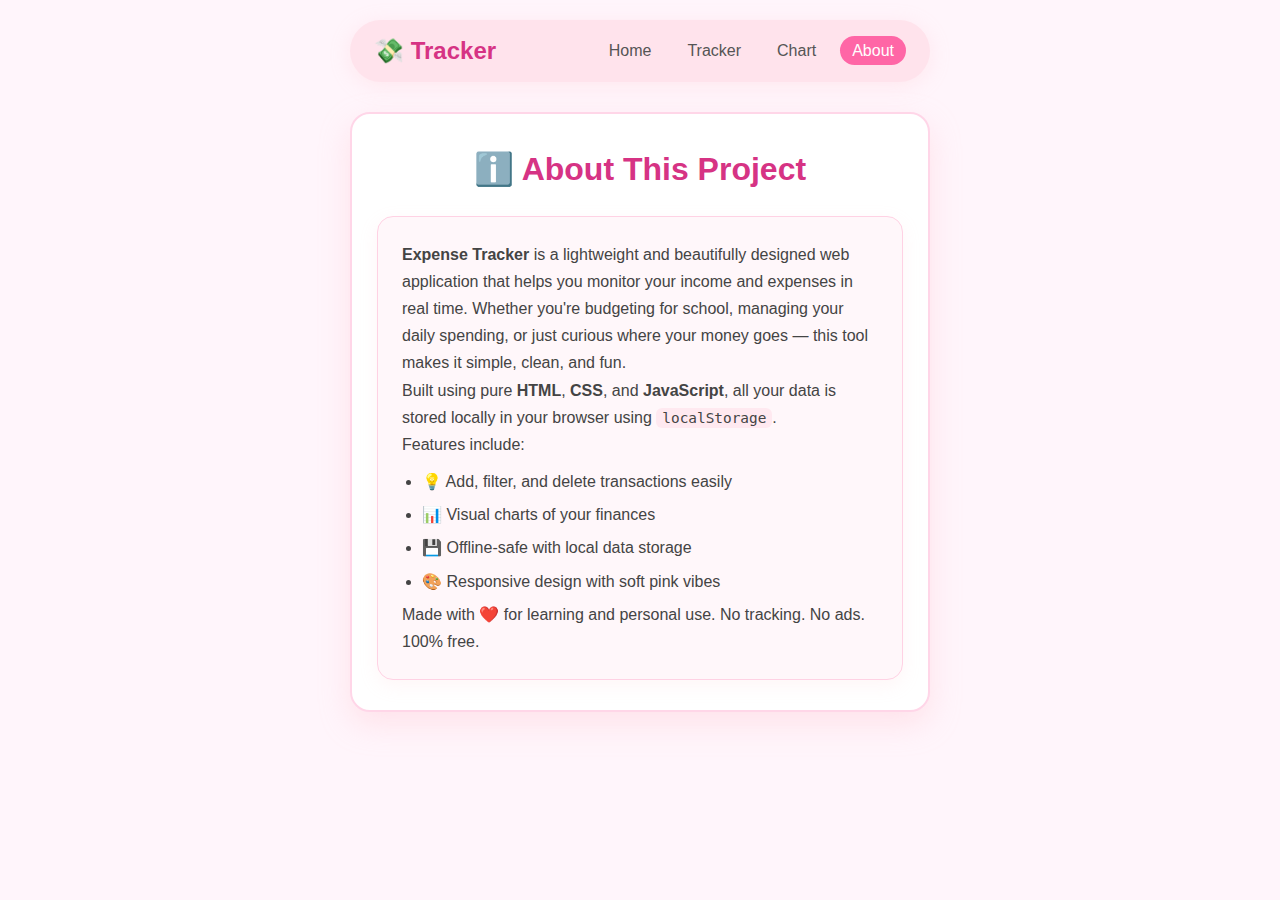
<file: about.html>
<!DOCTYPE html>
<html lang="en">
<head>
  <meta charset="UTF-8" />
  <meta name="viewport" content="width=device-width,initial-scale=1" />
  <title>About • Tracker</title>
  <link rel="stylesheet" href="style.css" />
</head>
<body>
  <nav class="nav">
    <div class="nav__logo">💸 Tracker</div>
    <ul class="nav__links">
      <li><a href="index.html">Home</a></li>
      <li><a href="tracker.html">Tracker</a></li>
      <li><a href="stats.html">Chart</a></li>
      <li><a href="about.html" class="active">About</a></li>
    </ul>
  </nav>

  <div class="container">
    <h2>ℹ️ About This Project</h2>
    <div class="about-section">
      <p>
        <strong>Expense Tracker</strong> is a lightweight and beautifully designed web application
        that helps you monitor your income and expenses in real time. Whether you're budgeting
        for school, managing your daily spending, or just curious where your money goes — this
        tool makes it simple, clean, and fun.
      </p>

      <p>
        Built using pure <strong>HTML</strong>, <strong>CSS</strong>, and <strong>JavaScript</strong>,
        all your data is stored locally in your browser using <code>localStorage</code>.
      </p>

      <p>
        Features include:
        <ul>
          <li>💡 Add, filter, and delete transactions easily</li>
          <li>📊 Visual charts of your finances</li>
          <li>💾 Offline-safe with local data storage</li>
          <li>🎨 Responsive design with soft pink vibes</li>
        </ul>
      </p>

      <p>
        Made with ❤️ for learning and personal use. No tracking. No ads. 100% free.
      </p>
    </div>
  </div>
</body>
</html>
</file>
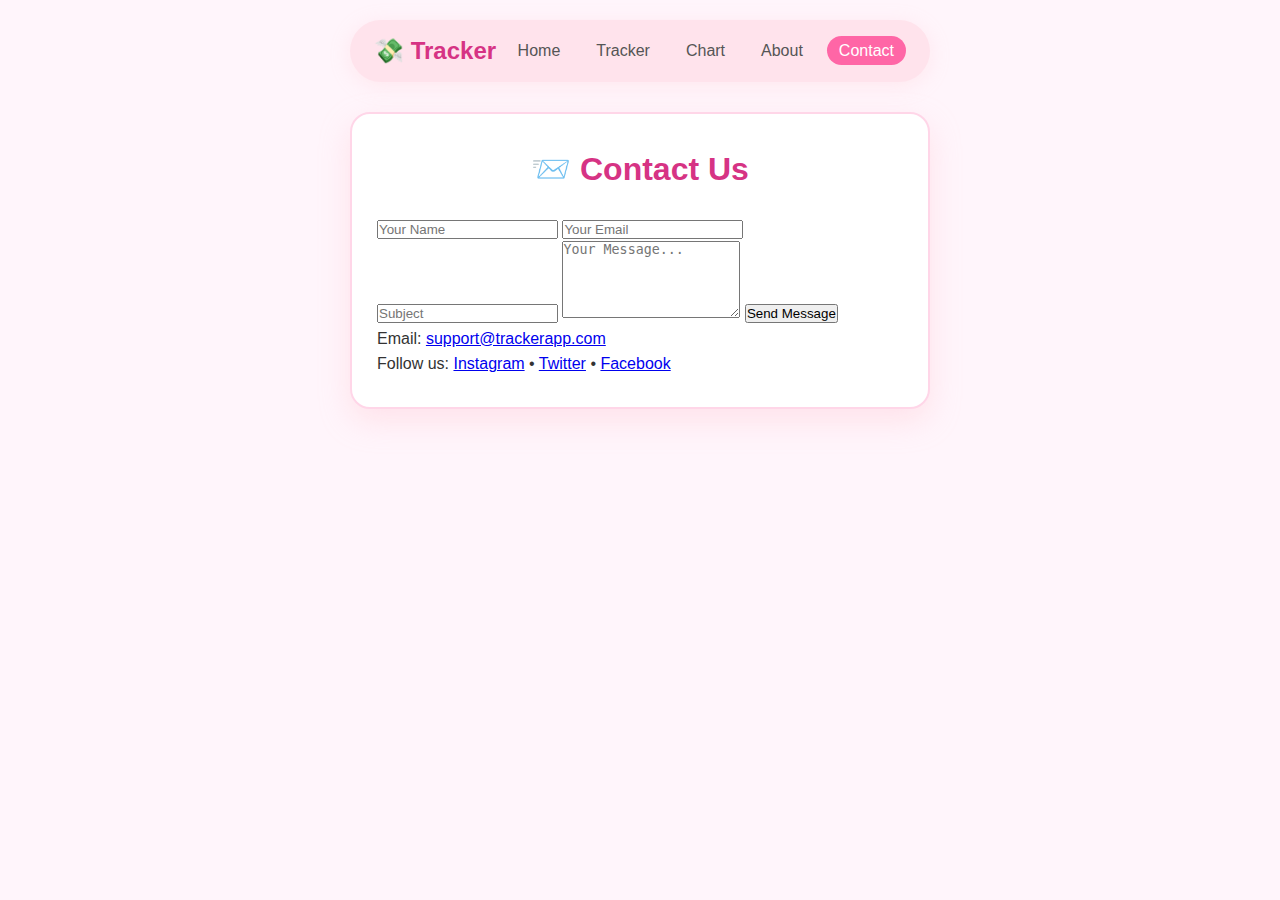
<file: contact.html>
<!DOCTYPE html>
<html lang="en">
<head>
  <meta charset="UTF-8" />
  <meta name="viewport" content="width=device-width,initial-scale=1" />
  <title>Contact • Tracker</title>
  <link rel="stylesheet" href="style.css" />
</head>
<body>
  <nav class="nav">
    <div class="nav__logo">💸 Tracker</div>
    <ul class="nav__links">
      <li><a href="index.html">Home</a></li>
      <li><a href="tracker.html">Tracker</a></li>
      <li><a href="stats.html">Chart</a></li>
      <li><a href="about.html">About</a></li>
      <li><a href="contact.html" class="active">Contact</a></li>
    </ul>
  </nav>

  <div class="container">
    <h2>📨 Contact Us</h2>

    <form id="contact-form" class="contact-form">
      <input type="text" id="name" placeholder="Your Name" required />
      <input type="email" id="email" placeholder="Your Email" required />
      <input type="text" id="subject" placeholder="Subject" required />
      <textarea id="message" rows="5" placeholder="Your Message..." required></textarea>
      <button type="submit">Send Message</button>
    </form>

    <div class="contact-info">
      <p>Email: <a href="mailto:support@trackerapp.com">support@trackerapp.com</a></p>
      <p>Follow us:
        <a href="#">Instagram</a> •
        <a href="#">Twitter</a> •
        <a href="#">Facebook</a>
      </p>
    </div>
  </div>
</body>
</html>
</file>
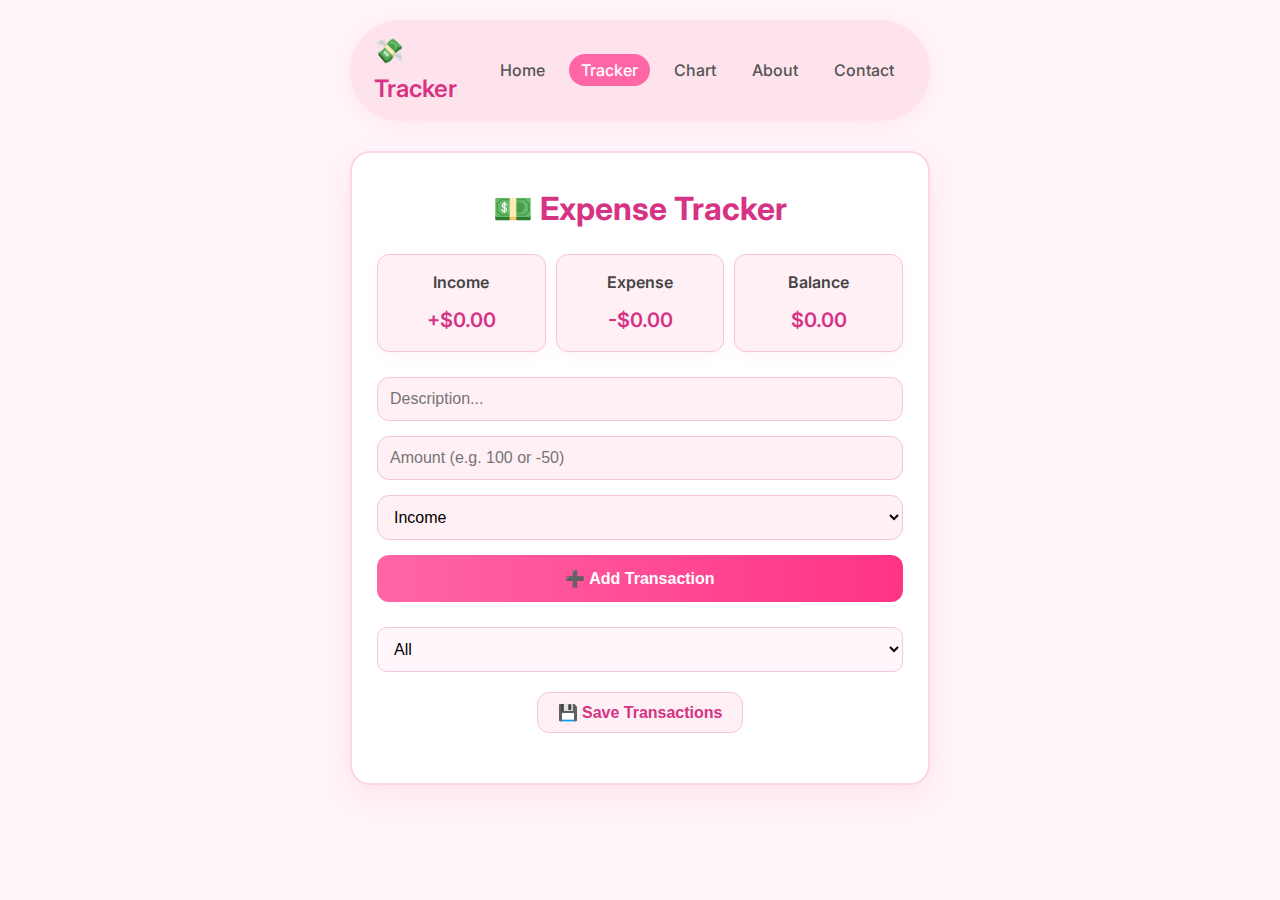
<file: tracker.html>
<!DOCTYPE html>
<html lang="en">
<head>
  <meta charset="UTF-8" />
  <meta name="viewport" content="width=device-width,initial-scale=1" />
  <title>Expense Tracker</title>
  <link
    href="https://fonts.googleapis.com/css2?family=Inter:wght@400;600&display=swap"
    rel="stylesheet"
  />
  <link rel="stylesheet" href="style.css" />
  <!-- Chart.js if you plan to add charts later -->
  <!-- <script src="https://cdn.jsdelivr.net/npm/chart.js"></script> -->
</head>
<body>
  <nav class="nav">
    <div class="nav__logo">💸 Tracker</div>
    <ul class="nav__links">
      <li><a href="index.html">Home</a></li>
      <li><a href="tracker.html" class="active">Tracker</a></li>
      <li><a href="stats.html">Chart</a></li>
      <li><a href="about.html">About</a></li>
      <li><a href="contact.html">Contact</a></li>
    </ul>
  </nav>

  <div class="container">
    <h2>💵 Expense Tracker</h2>

    <!-- Summary -->
    <div class="inc-exp-container">
      <div>
        <h4>Income</h4>
        <p id="money-plus">+$0.00</p>
      </div>
      <div>
        <h4>Expense</h4>
        <p id="money-minus">-$0.00</p>
      </div>
      <div>
        <h4>Balance</h4>
        <h1 id="balance">$0.00</h1>
      </div>
    </div>

    <!-- Add Transaction -->
    <form id="form">
      <input type="text" id="text" placeholder="Description..." required />
      <input type="number" id="amount" placeholder="Amount (e.g. 100 or -50)" required />
      <select id="type">
        <option value="income">Income</option>
        <option value="expense">Expense</option>
      </select>
      <button type="submit">➕ Add Transaction</button>
    </form>

    <!-- Filter -->
    <div class="filter-container">
      <select id="filter">
        <option value="all">All</option>
        <option value="income">Income Only</option>
        <option value="expense">Expense Only</option>
      </select>
    </div>

    <!-- Save Button -->
    <div class="save-container">
      <button id="save-btn" class="save-btn">💾 Save Transactions</button>
    </div>

    <!-- Transactions List -->
    <ul id="list"></ul>
  </div>

  <script src="script.js"></script>
</body>
</html>
</file>
<file: style.css>
/* === Global Reset === */
* {
  margin: 0;
  padding: 0;
  box-sizing: border-box;
}

html {
  font-size: 16px;
}

body {
  font-family: 'Inter', sans-serif;
  background-color: #fff5fb;
  color: #333;
  line-height: 1.6;
  padding: 20px;
}

/* === Navigation Bar === */
.nav {
  max-width: 580px;
  margin: 0 auto 30px;
  display: flex;
  justify-content: space-between;
  align-items: center;
  background: #ffe3ec;
  padding: 12px 24px;
  border-radius: 50px;
  box-shadow: 0 4px 20px rgba(255, 192, 203, 0.25);
}
.nav:hover {
  background: #ffd6e8;
}
.nav__logo {
  font-size: 1.5rem;
  color: #d63384;
  font-weight: 600;
}
.nav__links {
  list-style: none;
  display: flex;
  gap: 12px;
}
.nav__links a {
  text-decoration: none;
  color: #555;
  font-weight: 500;
  padding: 6px 12px;
  border-radius: 30px;
  transition: background 0.25s, color 0.25s, transform 0.2s;
}
.nav__links a:hover {
  background: #ff80b0;
  color: #fff;
  transform: translateY(-2px);
}
.nav__links a.active {
  background: #ff66a6;
  color: #fff;
}

/* === Main Container === */
.container {
  max-width: 580px;
  margin: 0 auto;
  background: #fff;
  border: 2px solid #ffd6e8;
  border-radius: 20px;
  padding: 30px 25px;
  box-shadow: 0 12px 30px rgba(255, 192, 203, 0.35);
}
.container h2 {
  text-align: center;
  margin-bottom: 20px;
  font-size: 2rem;
  color: #d63384;
}

/* === Income / Expense / Balance Summary === */
.inc-exp-container {
  display: flex;
  justify-content: space-between;
  gap: 10px;
  margin-bottom: 25px;
}
.inc-exp-container > div {
  flex: 1;
  background: #fff0f6;
  border: 1.5px solid #f8c3dc;
  border-radius: 12px;
  padding: 15px 10px;
  text-align: center;
  box-shadow: 0 4px 12px rgba(255, 192, 203, 0.15);
}
.inc-exp-container h4 {
  margin-bottom: 8px;
  font-size: 1rem;
  font-weight: 600;
  color: #444;
}
.inc-exp-container p,
.inc-exp-container #balance {
  font-size: 1.25rem;
  font-weight: 600;
  color: #d63384;
}

/* === Add Transaction Form === */
#form {
  display: flex;
  flex-direction: column;
  gap: 15px;
  margin-bottom: 25px;
}
#form input,
#form select {
  padding: 12px;
  font-size: 1rem;
  border: 1.5px solid #f8c3dc;
  border-radius: 12px;
  background: #fff0f6;
  transition: all 0.25s;
}
#form input:focus,
#form select:focus {
  outline: none;
  border-color: #ff80b0;
  background: #fff8fc;
}
#form button {
  padding: 14px;
  font-size: 1rem;
  font-weight: 600;
  color: #fff;
  background: linear-gradient(to right, #ff66a6, #ff3385);
  border: none;
  border-radius: 12px;
  cursor: pointer;
  transition: transform 0.2s;
}
#form button:hover {
  transform: scale(1.02);
}

/* === Filter Dropdown === */
.filter-container {
  margin-bottom: 20px;
}
.filter-container select {
  width: 100%;
  padding: 12px;
  font-size: 1rem;
  border: 1.5px solid #f8c3dc;
  border-radius: 10px;
  background: #fff7fc;
  transition: border-color 0.25s, background 0.25s;
}
.filter-container select:focus {
  outline: none;
  border-color: #ff80b0;
  background: #fff8fc;
}

/* === Save Button === */
.save-container {
  text-align: center;
  margin-bottom: 20px;
}
.save-btn {
  padding: 10px 20px;
  font-size: 1rem;
  font-weight: 600;
  color: #d63384;
  background: #fff0f6;
  border: 1.5px solid #f8c3dc;
  border-radius: 12px;
  cursor: pointer;
  transition: background 0.25s, transform 0.2s;
}
.save-btn:hover {
  background: #ffe3ec;
  transform: translateY(-2px);
}

/* === Transaction List === */
#list {
  list-style: none;
  margin-top: 20px;
  padding: 0;
}
#list li {
  display: flex;
  justify-content: space-between;
  align-items: center;
  background: #ffe6f0;
  padding: 14px 16px;
  margin-bottom: 14px;
  border-left: 6px solid;
  border-radius: 14px;
  font-size: 1rem;
  box-shadow: 0 4px 12px rgba(255, 192, 203, 0.15);
  transition: background 0.3s;
}
#list li.plus {
  border-left-color: #a2f3bd;
}
#list li.minus {
  border-left-color: #fba8a8;
}
#list li:hover {
  background: #ffe0ec;
}
.delete-btn {
  background-color: #ff4d6d;
  color: #fff;
  border: none;
  padding: 6px 10px;
  border-radius: 10px;
  font-size: 0.9rem;
  cursor: pointer;
  transition: background-color 0.3s;
}
.delete-btn:hover {
  background-color: #cc3a56;
}

/* === Responsive === */
@media (max-width: 600px) {
  .inc-exp-container {
    flex-direction: column;
  }
  .container {
    padding: 20px;
  }
  #form,
  .filter-container,
  .save-container {
    gap: 12px;
  }
}

.about-section {
  font-size: 1rem;
  line-height: 1.7;
  color: #444;
  background: #fff7fa;
  border: 1.5px solid #ffd2e4;
  padding: 24px;
  border-radius: 16px;
  margin-top: 20px;
  box-shadow: 0 6px 18px rgba(255, 192, 203, 0.15);
}
.about-section ul {
  margin-top: 10px;
  padding-left: 20px;
}
.about-section ul li {
  margin-bottom: 6px;
}
.about-section code {
  background: #ffe9f0;
  padding: 2px 6px;
  border-radius: 6px;
  font-size: 0.9em;
}
</file>
